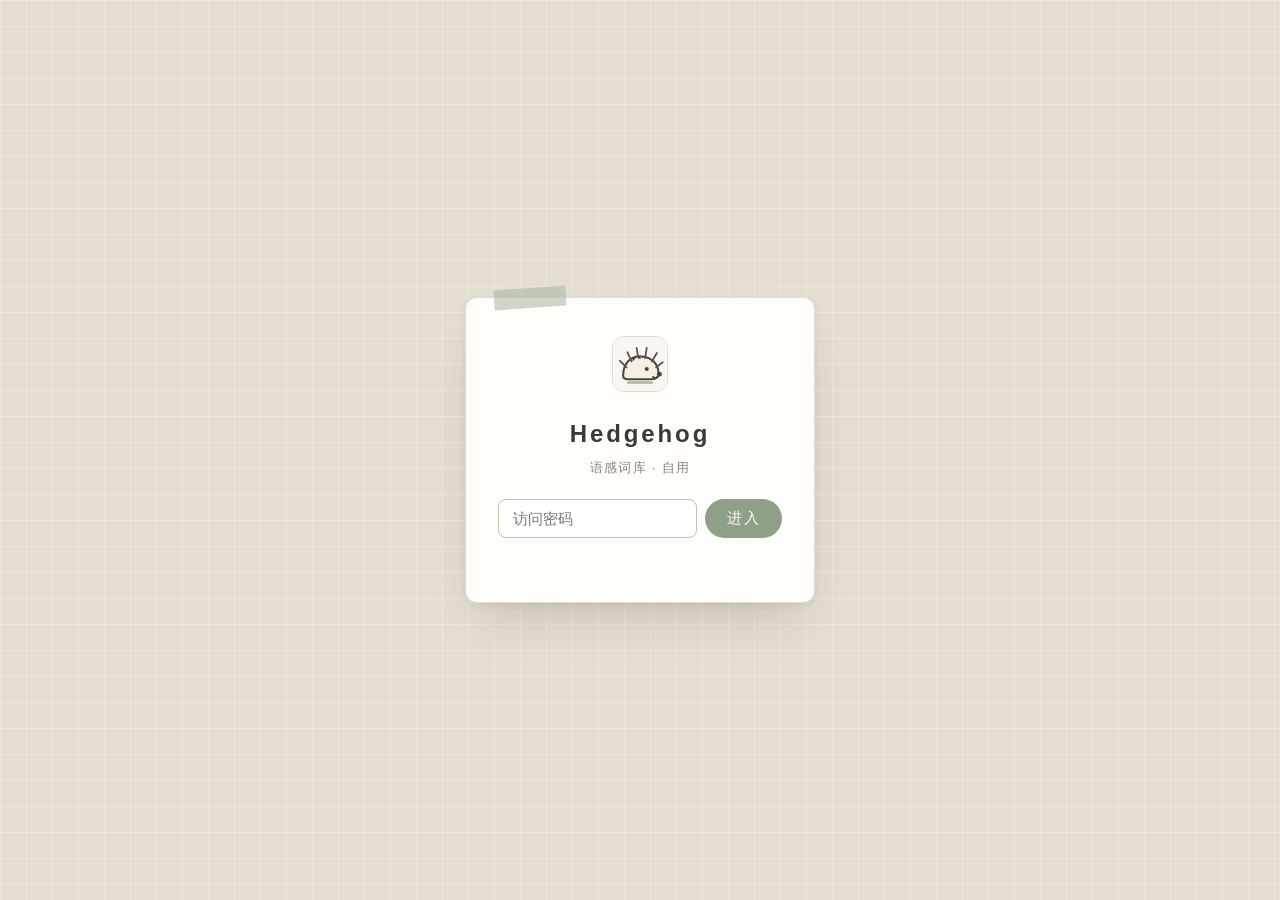
<file: index.html>
<!doctype html>
<html lang="zh-CN">
  <head>
    <meta charset="UTF-8" />
    <meta name="viewport" content="width=device-width, initial-scale=1.0" />
    <meta name="robots" content="noindex, nofollow" />
    <meta name="color-scheme" content="light" />
    <meta name="theme-color" content="#8FA088" />
    <title>Hedgehog 语感词库</title>
    <link rel="manifest" href="site.webmanifest" />
    <link rel="icon" href="favicon.ico" sizes="256x256" />
    <link rel="icon" href="icons/icon-192.png" sizes="192x192" type="image/png" />
    <link rel="icon" href="icons/hedgehog.svg" type="image/svg+xml" />
    <link rel="apple-touch-icon" href="icons/apple-touch-icon.png" />
    <link rel="stylesheet" href="styles.css?v=45" />
  </head>
  <!-- body.booting：启动比对缓存期间密码门不可见（防刷新时一闪而过，见 styles.css） -->
  <body class="booting">
    <!-- 密码门 -->
    <div class="gate" id="gate">
      <div class="gate-card">
        <img class="gate-logo" src="icons/hedgehog.svg" alt="" />
        <h1>Hedgehog</h1>
        <p class="gate-sub">语感词库 · 自用</p>
        <form id="gateForm" autocomplete="off">
          <input
            id="gatePassword"
            type="password"
            placeholder="访问密码"
            autocomplete="current-password"
            required
          />
          <button type="submit" id="gateBtn">进入</button>
        </form>
        <p class="gate-hint" id="gateHint"></p>
      </div>
    </div>

    <!-- 本子 -->
    <div class="app" id="app" hidden>
      <div class="notebook">
        <div class="page paper-grid" id="page">
          <div class="holes" aria-hidden="true"></div>
          <header class="page-head">
            <a class="brand" href="#/home">
              <img src="icons/hedgehog.svg" alt="" />
              <span><strong>Hedgehog</strong><small>语感词库</small></span>
            </a>
            <div class="page-date" id="pageDate"></div>
            <button class="paper-btn" id="paperBtn" type="button" title="切换纸纹">换纸</button>
          </header>
          <main id="view" class="view"></main>
          <footer class="page-foot"><span class="page-num" id="pageNum">— 1 —</span></footer>
        </div>
      </div>
    </div>

    <!-- 悬浮手写板（基础表抄写 / 练习默写共用）：挂 body，不随页面切换销毁 -->
    <div class="fpad" id="fpad" hidden>
      <div class="fpad-bar" id="fpadBar">
        <span class="fpad-title"><svg viewBox="0 0 24 24" width="14" height="14" fill="none" stroke="currentColor" stroke-width="1.7" stroke-linecap="round" stroke-linejoin="round" aria-hidden="true"><path d="M4 20h4L19 9a2.12 2.12 0 0 0-3-3L5 17v3z"/><path d="M14.5 6.5l3 3"/></svg> 手写板</span>
        <span class="fpad-btns">
          <button type="button" id="fpadClear">清一下</button>
          <button type="button" id="fpadClose">收起</button>
        </span>
      </div>
      <div class="fpad-body">
        <canvas id="fpadCanvas" width="720" height="540"></canvas>
        <div class="pad-resize pad-resize-x left" data-box="fpad" data-axis="x" data-side="left" title="左右拖动调节宽度（拖左缘）"></div>
        <div class="pad-resize pad-resize-x right" data-box="fpad" data-axis="x" data-side="right" title="左右拖动调节宽度（拖右缘）"></div>
      </div>
      <div class="pad-resize" data-box="fpad" title="上下拖动调节手写板高度"></div>
    </div>

    <script src="app.js?v=45"></script>
  </body>
</html>
</file>
<file: styles.css>
/* Hedgehog 语感词库 — 韩系 감성 本子风
 * 低饱和（灰绿/雾粉/陶土/燕麦）· 细线 · 大留白 · 页面=一本活页本
 * 系统字体，无外部资源（国内可访问）
 */
:root {
  --paper: #faf7f2;
  --desk: #e5dfd2;
  --card: #fffefb;
  --ink: #3c3a36;
  --ink2: #5c564b;
  --mut: #8a8377;
  --line: #e5ded0;
  --line-d: #c9bfae;
  --sage: #8fa088;
  --sage-d: #7a8c73;
  --rose: #c9afaa;
  --taupe: #c4a484;
  --sand: #d9cfbc;
  --stone: #a89984;
  --shadow: 0 1px 2px rgba(60, 58, 54, 0.05), 0 10px 24px -8px rgba(60, 58, 54, 0.1);
}

* { box-sizing: border-box; }
[hidden] { display: none !important; }
/* 启动中（body.booting）：密码门不可见，防刷新一闪而过；无缓存/缓存过期时 JS 会移除 booting 揭示密码门 */
body.booting .gate { visibility: hidden; }
html { -webkit-text-size-adjust: 100%; }

body {
  margin: 0;
  color: var(--ink);
  background: var(--paper);
  font-family: -apple-system, BlinkMacSystemFont, "Segoe UI", "PingFang SC",
    "Hiragino Sans GB", "Microsoft YaHei", sans-serif;
  font-weight: 400;
  line-height: 1.7;
}

img { max-width: 100%; }

/* ---------- 密码门 ---------- */
.gate {
  position: fixed;
  inset: 0;
  display: flex;
  align-items: center;
  justify-content: center;
  background: var(--desk);
  background-image: linear-gradient(rgba(255, 255, 255, 0.25) 1px, transparent 1px),
    linear-gradient(90deg, rgba(255, 255, 255, 0.25) 1px, transparent 1px);
  background-size: 26px 26px;
  padding: 24px;
  z-index: 50;
}
.gate-card {
  position: relative;
  background: var(--card);
  border: 1px solid var(--line);
  border-radius: 12px;
  padding: 38px 32px 32px;
  width: 100%;
  max-width: 350px;
  text-align: center;
  box-shadow: 0 2px 6px rgba(60, 58, 54, 0.08), 0 24px 48px -16px rgba(60, 58, 54, 0.22);
}
.gate-card::before {
  content: "";
  position: absolute;
  top: -10px;
  left: 28px;
  width: 72px;
  height: 20px;
  background: rgba(168, 181, 162, 0.55);
  transform: rotate(-4deg);
  border-radius: 1px;
}
.gate-logo { width: 56px; height: 56px; border-radius: 12px; border: 1px solid var(--line); }
.gate-card h1 {
  margin: 14px 0 2px;
  font-size: 24px;
  font-weight: 600;
  letter-spacing: 0.12em;
  color: var(--ink);
}
.gate-sub { margin: 0 0 20px; color: var(--mut); font-size: 13px; letter-spacing: 0.1em; }
.gate form { display: flex; gap: 8px; }
.gate input {
  flex: 1;
  min-width: 0;
  padding: 10px 14px;
  border: 1px solid var(--line-d);
  border-radius: 8px;
  font-size: 15px;
  background: #fff;
  color: var(--ink);
}
.gate input:focus { outline: 2px solid rgba(143, 160, 136, 0.45); }
.gate button {
  padding: 10px 22px;
  border: 0;
  border-radius: 999px;
  background: var(--sage);
  color: #fdfcf8;
  font-size: 15px;
  letter-spacing: 0.1em;
  cursor: pointer;
  transition: background 0.15s;
}
.gate button:hover { background: var(--sage-d); }
.gate button:disabled { opacity: 0.6; }
.gate-hint { min-height: 1.4em; margin: 14px 0 0; font-size: 13px; color: #a05a52; }

/* ---------- 本子骨架 ---------- */
.notebook {
  position: relative;
  display: flex;
  width: 100%;
  min-height: 100vh;
  min-height: 100dvh; /* 安卓 Chrome 地址栏收放时用动态视口，避免底部被遮 */
  margin: 0;
  background: var(--card);
}

.page {
  position: relative;
  flex: 1;
  min-width: 0;
  padding: 20px 80px 56px 80px;
  background-color: var(--paper);
  border-radius: 0;
}

/* 活页孔 */
.holes {
  position: absolute;
  left: 20px;
  top: 48px;
  bottom: 48px;
  width: 16px;
  background-image: radial-gradient(circle at 8px 14px, #e6dfd0 0 4.5px, transparent 5px);
  background-size: 16px 46px;
  pointer-events: none;
}

/* 页边线 */
.page::before {
  content: "";
  position: absolute;
  left: 56px;
  top: 18px;
  bottom: 18px;
  width: 1px;
  background: rgba(196, 164, 132, 0.45);
  pointer-events: none;
}

/* 纸纹三档 */
.page.paper-grid {
  background-image: linear-gradient(rgba(180, 168, 140, 0.14) 1px, transparent 1px),
    linear-gradient(90deg, rgba(180, 168, 140, 0.14) 1px, transparent 1px);
  background-size: 24px 24px;
}
.page.paper-lined {
  background-image: repeating-linear-gradient(
    to bottom,
    transparent 0 31px,
    rgba(180, 168, 140, 0.2) 31px 32px
  );
}
.page.paper-blank { background-image: none; }

/* 页眉 */
.page-head {
  display: flex;
  align-items: center;
  gap: 14px;
  padding-bottom: 14px;
  border-bottom: 1px solid var(--line);
}
.brand { display: flex; align-items: center; gap: 10px; text-decoration: none; color: var(--ink); }
.brand img { width: 34px; height: 34px; border-radius: 10px; border: 1px solid var(--line); }
.brand span { display: flex; flex-direction: column; line-height: 1.2; }
.brand strong { font-size: 15px; font-weight: 600; letter-spacing: 0.08em; }
.brand small { font-size: 10.5px; color: var(--mut); letter-spacing: 0.16em; }
.page-date {
  margin-left: auto;
  font-family: Georgia, "Times New Roman", serif;
  font-size: 13px;
  letter-spacing: 0.16em;
  color: var(--mut);
}
.paper-btn {
  font-size: 11px;
  color: var(--mut);
  background: none;
  border: 1px solid var(--line-d);
  border-radius: 999px;
  padding: 4px 13px;
  cursor: pointer;
  letter-spacing: 0.14em;
}
.paper-btn:hover { border-color: var(--sage); color: var(--sage-d); }

/* （索引标签导航已按用户要求移除——导航统一用首页四入口） */

/* 页脚页码 */
.page-foot { text-align: right; margin-top: 30px; }
.page-num {
  font-family: Georgia, "Times New Roman", serif;
  font-size: 12px;
  letter-spacing: 0.2em;
  color: var(--stone);
}

/* ---------- 内容区 ---------- */
.view { max-width: 1040px; margin: 0 auto; padding: 20px 4px 30px; }
.view h2 {
  margin: 4px 0 16px;
  font-size: 19px;
  font-weight: 600;
  letter-spacing: 0.2em;
  color: var(--ink);
}
.view h2.group-h {
  margin-top: 36px;
  padding-top: 18px;
  border-top: 1px dashed var(--line-d);
}
.view .sub { margin: -8px 0 18px; color: var(--mut); font-size: 13.5px; }
/* 设置行：每轮站数 + 自动下一题（合并一行，窄屏自动换行） */
.size-row { display: flex; align-items: center; flex-wrap: wrap; gap: 4px 16px; margin: -6px 0 14px; font-size: 13.5px; color: var(--mut); }
.size-row input { width: 64px; padding: 5px 8px; border: 1px solid var(--line, #ccc); border-radius: 8px; font-size: 15px; text-align: center; }
.size-row small { opacity: .75; }
.opt-auto { display: inline-flex; align-items: center; gap: 4px; flex-wrap: wrap; }


.card {
  position: relative;
  background: var(--card);
  border: 1px solid var(--line);
  border-radius: 10px;
  padding: 16px 18px;
  box-shadow: var(--shadow);
}

/* 素色胶带（斜贴角上） */
.hero::before,
.study-card::before,
.table-head::before {
  content: "";
  position: absolute;
  top: -10px;
  left: 26px;
  width: 70px;
  height: 20px;
  background: rgba(168, 181, 162, 0.5);
  transform: rotate(-4deg);
  border-radius: 1px;
  box-shadow: 0 1px 2px rgba(60, 58, 54, 0.06);
}
.study-done::before {
  content: "";
  position: absolute;
  top: -10px;
  right: 24px;
  left: auto;
  width: 70px;
  height: 20px;
  background: rgba(201, 175, 170, 0.5);
  transform: rotate(3deg);
  border-radius: 1px;
}

/* 语言分色 */
.lang-en { --lang: var(--sage); }
.lang-ko { --lang: var(--rose); }
.lang-ja { --lang: var(--taupe); }

.btn {
  display: inline-block;
  padding: 9px 24px;
  border: 1px solid var(--sage-d);
  border-radius: 999px;
  background: var(--sage);
  color: #fdfcf8;
  font-size: 14.5px;
  letter-spacing: 0.1em;
  text-decoration: none;
  cursor: pointer;
  transition: background 0.15s, transform 0.1s;
}
.btn:hover { background: var(--sage-d); }
.btn:active { transform: translateY(1px); }
.btn:disabled { opacity: 0.55; cursor: default; }
.btn.ghost { background: transparent; color: var(--sage-d); border-color: var(--line-d); }
.btn.ghost:hover { border-color: var(--sage); background: rgba(143, 160, 136, 0.08); }

/* ---------- 首页 ---------- */
.hero {
  position: relative;
  text-align: center;
  padding: 30px 18px 16px;
}
.hero h2 { font-size: 22px; margin: 6px 0 4px; }
.hero-sticker {
  width: 190px;
  margin: 0 auto 12px;
  background: #fff;
  padding: 12px 12px 28px;
  border: 1px solid var(--line);
  box-shadow: var(--shadow);
  transform: rotate(-1.6deg);
}
.search-row { display: flex; gap: 8px; margin: 18px auto 0; max-width: 500px; }
.search-row input {
  flex: 1;
  min-width: 0;
  padding: 11px 15px;
  border: 1px solid var(--line-d);
  border-radius: 8px;
  font-size: 15px;
  background: #fff;
  color: var(--ink);
}
.search-row input:focus { outline: 2px solid rgba(143, 160, 136, 0.45); }
.stats {
  display: flex;
  justify-content: center;
  flex-wrap: wrap;
  gap: 26px;
  margin-top: 18px;
  color: var(--mut);
  font-size: 12px;
  letter-spacing: 0.08em;
}
.stats b {
  color: var(--ink);
  font-family: Georgia, serif;
  font-size: 19px;
  font-weight: 400;
  display: block;
  text-align: center;
}

/* 结果 / 词列表 */
.wordlist {
  display: grid;
  grid-template-columns: repeat(auto-fill, minmax(140px, 1fr));
  gap: 12px;
  margin-top: 14px;
}
.word-chip {
  display: block;
  padding: 12px 14px;
  background: var(--card);
  border: 1px solid var(--line);
  border-radius: 8px;
  text-decoration: none;
  color: var(--ink);
  transition: border-color 0.15s;
}
.word-chip:hover { border-color: var(--sage); }
.word-chip b { display: block; font-size: 15.5px; font-weight: 500; color: var(--ink); }
.word-chip small { color: var(--mut); font-size: 12.5px; }

.results { display: flex; flex-direction: column; gap: 9px; margin-top: 16px; }
.results:empty { display: none; } /* 无结果不占 margin，搜索结果紧贴输入框 */
.result {
  display: flex;
  align-items: baseline;
  gap: 10px;
  padding: 11px 14px;
  background: var(--card);
  border: 1px solid var(--line);
  border-radius: 8px;
  text-decoration: none;
  color: var(--ink);
  transition: border-color 0.15s;
}
.result:hover { border-color: var(--sage); }
.result b { color: var(--ink); font-size: 15.5px; font-weight: 500; }
.result i { color: var(--mut); font-style: normal; font-size: 12.5px; }
.result span {
  font-size: 13.5px;
  color: var(--mut);
  overflow: hidden;
  text-overflow: ellipsis;
  white-space: nowrap;
}

/* 语言标签（描边式） */
.lang-tag {
  display: inline-block;
  font-style: normal;
  font-size: 10.5px;
  letter-spacing: 0.14em;
  padding: 2px 10px;
  border-radius: 999px;
  border: 1px solid var(--lang, var(--sage));
  color: var(--ink2);
  background: transparent;
  margin-left: auto;
  flex-shrink: 0;
}
.table-head .lang-tag { margin-left: 10px; vertical-align: 6px; }

/* ---------- 词详情 ---------- */
.word-head { display: flex; align-items: center; gap: 12px; flex-wrap: wrap; }
.word-head h2 { font-size: 27px; margin: 0; letter-spacing: 0.03em; font-weight: 600; }
.ipa { color: var(--mut); font-size: 15px; font-family: Georgia, serif; }
.pos {
  font-size: 12px;
  color: var(--sage-d);
  background: #eef1ea;
  border-radius: 6px;
  padding: 2px 9px;
  letter-spacing: 0.06em;
}
.icon-btn {
  border: 1px solid var(--line-d);
  background: var(--card);
  border-radius: 50%;
  width: 36px;
  height: 36px;
  color: var(--ink2);
  cursor: pointer;
  display: inline-flex;
  align-items: center;
  justify-content: center;
  transition: border-color 0.15s;
}
.icon-btn:hover { border-color: var(--sage); }
.icon-btn svg { display: block; }
.icon-btn.star.on { color: var(--sage-d); border-color: var(--sage); }
.icon-btn.star.on svg { fill: currentColor; }
.zh-line { color: var(--mut); margin: 6px 0 0; font-size: 14.5px; }

.entry-section { margin-top: 16px; }
.entry-label {
  display: block;
  font-family: Georgia, "Times New Roman", serif;
  font-size: 11px;
  font-weight: 400;
  text-transform: uppercase;
  letter-spacing: 0.22em;
  color: var(--stone);
  margin-bottom: 7px;
}
.entry-label::after {
  content: "";
  display: inline-block;
  width: 30px;
  height: 1px;
  background: var(--line-d);
  margin-left: 10px;
  vertical-align: 3px;
}
.entry-section p { margin: 0; }
.trap {
  color: var(--ink2);
  background: #f7f4ec;
  border: 1px solid var(--line);
  border-left: 3px solid var(--taupe);
  border-radius: 6px;
  padding: 10px 13px;
}
.collo { display: flex; flex-wrap: wrap; gap: 8px; }
.collo span {
  background: transparent;
  border: 1px solid var(--line-d);
  border-radius: 999px;
  padding: 3px 13px;
  font-size: 13.5px;
  color: var(--ink2);
}
.ex-list { display: flex; flex-direction: column; gap: 10px; }
.ex {
  background: #fdfbf4;
  border: 1px solid var(--line);
  border-radius: 6px;
  padding: 10px 13px;
}
.ex .en { font-size: 15px; }
.ex .zh { color: var(--mut); font-size: 13.5px; }

.back-link { display: inline-block; margin-bottom: 12px; color: var(--stone); font-size: 13.5px; text-decoration: none; letter-spacing: 0.06em; }
.back-link:hover { color: var(--sage-d); }

/* ---------- 词库页 ---------- */
.cat-card {
  display: flex;
  align-items: center;
  justify-content: space-between;
  gap: 12px;
  margin-top: 12px;
  text-decoration: none;
  color: var(--ink);
  border-left: 4px solid var(--lang, var(--sage));
  transition: border-color 0.15s;
}
.cat-card:hover { border-color: var(--sage-d); }
.cat-card b { font-size: 16px; font-weight: 500; color: var(--ink); }
.cat-card small { display: block; color: var(--mut); font-size: 12.5px; letter-spacing: 0.04em; }

/* ---------- 基础表 ---------- */
.table-head { position: relative; padding: 20px 8px 4px; }
.table-head h2 { display: inline; margin-right: 4px; }
.table-actions { display: flex; gap: 10px; margin-top: 8px; flex-wrap: wrap; align-items: center; }
.table-actions.above-card { margin-top: 0; margin-bottom: 10px; }
.table-section { margin-top: 28px; }
.table-section h3 {
  font-size: 15.5px;
  font-weight: 600;
  letter-spacing: 0.14em;
  color: var(--ink);
  margin: 0 0 8px;
}
.table-section h3::before {
  content: "";
  display: inline-block;
  width: 18px;
  height: 1px;
  background: var(--sage);
  margin-right: 10px;
  vertical-align: 5px;
}
.table-note {
  font-size: 13px;
  color: var(--mut);
  background: rgba(255, 254, 251, 0.75);
  border: 1px solid var(--line);
  border-radius: 8px;
  padding: 9px 13px;
  margin: 8px 0 12px;
  line-height: 1.75;
}
.table-wrap {
  overflow-x: auto;
  border: 1px solid var(--line);
  border-radius: 10px;
  background: var(--card);
  box-shadow: var(--shadow);
  -webkit-overflow-scrolling: touch;
}
.data-table,
.matrix-table {
  width: 100%;
  border-collapse: collapse;
  font-size: 14px;
  min-width: 520px;
}
.data-table th,
.data-table td,
.matrix-table th,
.matrix-table td {
  padding: 10px 13px;
  border-bottom: 1px solid var(--line);
  text-align: left;
  vertical-align: top;
}
.data-table thead th,
.matrix-table thead th {
  background: #eef0ea;
  color: var(--ink2);
  font-size: 12px;
  font-weight: 600;
  letter-spacing: 0.1em;
  border-bottom: 1px solid var(--line-d);
  white-space: nowrap;
}
.data-table tbody th,
.matrix-table tbody th {
  white-space: nowrap;
  background: #f6f3ea;
  font-weight: 600;
  color: var(--ink);
  font-size: 13.5px;
}
.data-table tbody tr:hover td,
.matrix-table tbody tr:hover td { background: #f9f6ee; }
.data-table tbody tr:last-child th,
.data-table tbody tr:last-child td,
.matrix-table tbody tr:last-child th,
.matrix-table tbody tr:last-child td { border-bottom: 0; }

/* 桌面端定宽布局：列宽均分（与移动端一致），否则内容长的列会被撑宽——
   五十音「を」格带注释「（只作助词，读 o）」在 auto 布局下把最后一列（お段）撑得特别宽 */
.matrix-table { text-align: center; min-width: 620px; table-layout: fixed; }
.matrix-table thead th.corner { width: 88px; } /* 行名列（か行/わ行）固定宽，其余列均分 */
.matrix-table thead th.corner,
.matrix-table tbody th { text-align: center; }
.matrix-table td { text-align: center; }
.matrix-table td b { display: block; font-size: 21px; font-weight: 500; line-height: 1.25; color: var(--ink); }
.matrix-table td i { display: block; font-style: normal; font-size: 14px; color: var(--mut); }
.matrix-table td small { display: block; font-size: 10.5px; color: var(--stone); letter-spacing: 0.05em; }
.matrix-table td.blank { color: var(--line-d); font-size: 17px; }

/* 顺序播放：正在读的格子高亮（环 + 呼吸），配合 scrollIntoView 自动跟随；暂停保留=停在哪 */
.table-section .play-hl {
  background: #edf2ea;
  box-shadow: inset 0 0 0 2px var(--sage, #8fa088);
  border-radius: 6px;
  animation: play-hl-breathe 1.1s ease-in-out infinite;
}
@keyframes play-hl-breathe {
  50% { box-shadow: inset 0 0 0 2px var(--sage, #8fa088), 0 0 0 4px rgba(143, 160, 136, 0.32); }
}
@media (prefers-reduced-motion: reduce) {
  .table-section .play-hl { animation: none; }
}

/* 词根词缀行 */
.morph-list { display: flex; flex-direction: column; gap: 10px; }
.morph-top { display: flex; align-items: center; gap: 12px; flex-wrap: wrap; }
.morph-form {
  font-size: 15px;
  color: var(--ink);
  background: #f2eee3;
  border: 1px solid var(--line-d);
  border-radius: 8px;
  padding: 3px 13px;
  font-weight: 600;
}
.morph-mean { font-size: 15px; font-weight: 500; }
.morph-ex { display: flex; flex-wrap: wrap; gap: 6px 18px; margin-top: 8px; }
.morph-ex span { font-size: 13.5px; color: var(--mut); }
.morph-ex span::before { content: "·"; color: var(--sage); margin-right: 6px; font-weight: 700; }

/* 规则卡 */
.rule-grid {
  display: grid;
  grid-template-columns: repeat(auto-fill, minmax(250px, 1fr));
  gap: 12px;
}
.rule-card h4 { margin: 0 0 6px; font-size: 14.5px; font-weight: 600; color: var(--ink); letter-spacing: 0.04em; }
.rule-card p { margin: 0; font-size: 13.5px; color: var(--ink2); }
.rule-ex {
  margin-top: 9px;
  font-size: 13px;
  background: #f7f4ec;
  border: 1px solid var(--line);
  border-radius: 6px;
  padding: 7px 11px;
  color: var(--ink2);
}

/* ---------- 背词 ---------- */
.study-meta { display: flex; justify-content: space-between; font-size: 13px; color: var(--mut); margin-bottom: 8px; letter-spacing: 0.04em; }
.progress {
  height: 8px;
  background: #efeae0;
  border: 1px solid var(--line-d);
  border-radius: 999px;
  overflow: hidden;
  margin-bottom: 18px;
}
.progress i {
  display: block;
  height: 100%;
  background: var(--sage);
  border-radius: 999px;
  transition: width 0.25s;
}
.study-card { position: relative; text-align: center; padding: 32px 20px 26px; }
.study-card .sw { font-size: 33px; font-weight: 600; color: var(--ink); letter-spacing: 0.02em; }
.study-card .sipa { color: var(--mut); margin-top: 4px; font-family: Georgia, serif; }
.study-back { text-align: left; border-top: 1px dashed var(--line-d); margin-top: 18px; padding-top: 16px; }
.study-actions { display: flex; gap: 12px; margin-top: 18px; align-items: center; justify-content: center; }
.study-actions .btn { flex: 1; text-align: center; }
.study-done { text-align: center; padding: 32px 20px; position: relative; }
.study-done .sticker {
  width: 170px;
  margin: 0 auto 8px;
  background: #fff;
  padding: 10px 10px 24px;
  border: 1px solid var(--line);
  box-shadow: var(--shadow);
  transform: rotate(1.4deg);
}
.stamp {
  display: inline-block;
  margin: 2px 0 12px;
  padding: 6px 18px;
  border: 1.5px double var(--stone);
  color: var(--stone);
  background: transparent;
  border-radius: 8px;
  font-size: 17px;
  font-weight: 500;
  letter-spacing: 0.5em;
  text-indent: 0.5em;
  transform: rotate(-6deg);
  opacity: 0.8;
}
button.word-chip { cursor: pointer; font: inherit; text-align: center; color: var(--ink); }

/* ---------- 收藏 / 空态 / 通用 ---------- */
.sticker { display: block; width: 140px; margin: 0 auto 4px; }
.sticker-sm { width: 100px; }

.empty {
  text-align: center;
  color: var(--mut);
  padding: 38px 16px;
  background: rgba(255, 254, 251, 0.6);
  border: 1px dashed var(--line-d);
  border-radius: 10px;
}
.empty .sticker { margin: 0 auto 8px; }

.footnote { margin-top: 34px; text-align: center; color: var(--stone); font-size: 11.5px; letter-spacing: 0.12em; }

.word-foot {
  margin-top: 16px;
  display: flex;
  justify-content: space-between;
  gap: 10px;
  flex-wrap: wrap;
}

/* 诊断提示气泡 */
.toast {
  position: fixed;
  left: 50%;
  bottom: 34px;
  transform: translateX(-50%) translateY(16px);
  background: rgba(47, 43, 36, 0.92);
  color: #fdfcf8;
  font-size: 13px;
  letter-spacing: 0.04em;
  padding: 10px 18px;
  border-radius: 999px;
  max-width: 86vw;
  text-align: center;
  opacity: 0;
  pointer-events: none;
  transition: opacity 0.2s, transform 0.2s;
  z-index: 99;
}
.toast.show { opacity: 1; transform: translateX(-50%) translateY(0); }

/* 麦克风帮助浮层（快捷方式/安装版打不开麦克风时的一键出路） */
.mic-help {
  position: fixed;
  inset: 0;
  background: rgba(47, 43, 36, 0.5);
  z-index: 120;
  display: flex;
  align-items: flex-end;
  justify-content: center;
  padding: 16px;
}
.mic-help-card {
  background: var(--card, #fdfcf8);
  border: 1px solid var(--line, #ddd);
  border-radius: 14px;
  padding: 18px 16px;
  max-width: 420px;
  width: 100%;
  box-shadow: 0 8px 30px rgba(0, 0, 0, 0.25);
}
.mic-help-card h3 { margin: 0 0 8px; font-size: 16px; }
.mic-help-card p { margin: 6px 0; font-size: 13px; color: var(--mut, #888); line-height: 1.6; }
.mic-help-card .mic-env { font-size: 11.5px; opacity: 0.85; }
.mic-help-card button {
  display: block;
  width: 100%;
  margin-top: 10px;
  padding: 11px 12px;
  border: 1px solid var(--line-d, #ccc);
  border-radius: 10px;
  background: var(--card, #fff);
  font: inherit;
  font-size: 14px;
  cursor: pointer;
  color: var(--ink, #333);
}
.mic-help-card button.primary { background: var(--sage, #8fa088); border-color: var(--sage-d, #6b7f66); color: #fdfcf8; }

/* 悬浮手写板（基础表抄写 / 练习默写共用）：标题栏拖动，位置记住 */
.fpad {
  position: fixed;
  right: 16px;
  bottom: 84px;
  width: min(92vw, 400px);
  height: min(46vh, 320px);
  display: flex;
  flex-direction: column;
  background: var(--card, #fdfcf8);
  border: 1px solid var(--line-d, #ccc);
  border-radius: 12px;
  box-shadow: 0 10px 34px rgba(0, 0, 0, 0.28);
  z-index: 110;
  overflow: hidden;
}
.fpad-bar {
  display: flex;
  align-items: center;
  justify-content: space-between;
  gap: 8px;
  padding: 7px 10px;
  background: var(--sage, #8fa088);
  color: #fdfcf8;
  font-size: 13px;
  letter-spacing: 0.06em;
  cursor: grab;
  touch-action: none; /* 拖动时不让页面跟着滚 */
  user-select: none;
  -webkit-user-select: none;
}
.fpad-bar:active { cursor: grabbing; }
.fpad-btns { display: flex; gap: 6px; }
.fpad-btns button {
  border: 1px solid rgba(253, 252, 248, 0.55);
  background: transparent;
  color: #fdfcf8;
  border-radius: 7px;
  padding: 3px 10px;
  font-size: 12px;
  cursor: pointer;
}
.fpad-btns button:active { background: rgba(253, 252, 248, 0.18); }
.fpad-body { flex: 1; min-height: 0; position: relative; }
.fpad-body canvas {
  position: absolute;
  inset: 0;
  width: 100%;
  height: 100%;
  display: block;
  touch-action: none; /* 画的时候不让页面滚 */
}
.fpad.dragging { opacity: 0.96; }

/* 画板高度调节把手（内嵌 twBox / 悬浮 fpad 通用）：拖动改高度，位置记住 */
.pad-resize {
  height: 14px;
  flex: 0 0 14px;
  display: flex;
  align-items: center;
  justify-content: center;
  cursor: ns-resize;
  touch-action: none;
  user-select: none;
  -webkit-user-select: none;
  background: var(--line, #e5e0d6);
}
.pad-resize::before {
  content: '';
  width: 42px;
  height: 4px;
  border-top: 2px solid var(--mut, #999);
  border-bottom: 2px solid var(--mut, #999);
  border-radius: 2px;
  opacity: 0.7;
}
/* 悬浮板宽度调节把手（画布左右两缘）：水平拖动改宽度，位置与宽度都记住 */
.pad-resize-x {
  position: absolute;
  top: 0;
  bottom: 0;
  width: 14px;
  height: auto; /* 覆盖基础把手的 14px 定高（absolute + top/bottom 撑满） */
  flex: none;
  cursor: ew-resize;
}
.pad-resize-x.left { left: 0; }
.pad-resize-x.right { right: 0; }
.pad-resize-x::before {
  width: 4px;
  height: 42px;
  border-top: 0;
  border-bottom: 0;
  border-left: 2px solid var(--mut, #999);
  border-right: 2px solid var(--mut, #999);
}
/* 默写内嵌手写板（背词读写同款固定区） */
.tw-box {
  margin-top: 8px;
  overflow: hidden;
  border: 1px dashed var(--line-d, #ccc);
  border-radius: 10px;
  background: #fdfbf4;
}
.tw-box canvas {
  width: 100%;
  height: 100%;
  display: block;
  touch-action: none;
}

/* 场景厅语言筛选 */
.filter-chips { display: flex; gap: 8px; margin-top: -6px; flex-wrap: wrap; }
/* 背词页 chips 挂在 picker-h 后：picker-h 下边距小，-6px 会顶进标题文字，恢复正间距 */
.picker-h + .filter-chips { margin-top: 8px; }
.fchip {
  font-size: 13px;
  color: var(--mut);
  background: var(--card);
  border: 1px solid var(--line-d);
  border-radius: 999px;
  padding: 5px 16px;
  cursor: pointer;
  letter-spacing: 0.08em;
}
.fchip.on { background: var(--sage); border-color: var(--sage-d); color: #fdfcf8; }

.scroll-hint { display: none; }

/* 表格点读 */
.sayable { cursor: pointer; }
.sayable:hover { background: #f4f1e6; }
.sayable.ping { animation: sayping 0.4s ease; }
@keyframes sayping {
  0% { background: #e4eadf; }
  100% { background: transparent; }
}

/* 数据导出/导入 */
.data-row { display: flex; gap: 10px; justify-content: center; margin-top: 30px; }
.mini-btn {
  font-size: 12px;
  color: var(--mut);
  background: none;
  border: 1px dashed var(--line-d);
  border-radius: 999px;
  padding: 4px 14px;
  cursor: pointer;
  letter-spacing: 0.08em;
}
.mini-btn:hover { border-color: var(--sage); color: var(--sage-d); }

/* 按钮/提示内嵌细线图标与文字对齐 */
.btn svg,
.seg svg,
.swipe-tip svg,
.tour-slot svg,
.fpad-title svg {
  vertical-align: -2px;
  margin-right: 4px;
}
.swipe-tip svg { margin-right: 2px; }

/* ---------- 宫殿总图 ---------- */
.halls {
  display: grid;
  grid-template-columns: repeat(auto-fit, minmax(150px, 1fr));
  gap: 10px;
  margin-top: 24px;
}
.hall-link { text-decoration: none; color: inherit; transition: border-color 0.15s; }
.hall-link:hover { border-color: var(--sage); }
.hall {
  border: 1px solid var(--line);
  background: rgba(255, 254, 251, 0.8);
  border-radius: 8px;
  padding: 10px 12px;
  text-align: center;
}
.hall .k {
  display: block;
  font-family: Georgia, "Times New Roman", serif;
  font-size: 10px;
  letter-spacing: 0.22em;
  color: var(--stone);
}
.hall b { display: block; font-size: 14.5px; font-weight: 600; letter-spacing: 0.08em; }
.hall small { color: var(--mut); font-size: 11.5px; }

/* 紧凑小卡（场景厅/基础表/语法） */
.mini-card {
  display: block;
  padding: 11px 13px;
  background: var(--card);
  border: 1px solid var(--line);
  border-left: 3px solid var(--lang, var(--line-d));
  border-radius: 8px;
  text-decoration: none;
  color: var(--ink);
  transition: border-color 0.15s;
}
.mini-card:hover { border-color: var(--sage); }
.mini-card .en {
  display: block;
  font-family: Georgia, "Times New Roman", serif;
  font-size: 10px;
  letter-spacing: 0.2em;
  color: var(--stone);
}
.mini-card b { display: block; font-size: 14.5px; font-weight: 600; letter-spacing: 0.06em; margin: 1px 0; }
.mini-card small { color: var(--mut); font-size: 12px; }
/* 背词页出发卡是 button 形态的 mini-card（词库页场景厅同款外观） */
button.mini-card { cursor: pointer; font: inherit; text-align: left; color: var(--ink); width: 100%; }

.floor { position: relative; padding: 10px 0; max-width: 680px; margin: 0 auto; }
.floor::before {
  content: "";
  position: absolute;
  left: 50%;
  top: 8px;
  bottom: 8px;
  border-left: 2px dashed var(--line-d);
  pointer-events: none;
}
.room {
  position: relative;
  display: block;
  width: 46%;
  margin: 16px 0;
  padding: 13px 40px 13px 16px;
  background: var(--card);
  border: 1px solid var(--line);
  border-radius: 10px;
  box-shadow: var(--shadow);
  text-decoration: none;
  color: var(--ink);
  transition: opacity 0.15s, border-color 0.15s;
}
.room:nth-child(odd) { margin-right: auto; }
.room:nth-child(even) { margin-left: auto; }
.room::after {
  content: "";
  position: absolute;
  top: 50%;
  width: 6%;
  border-top: 2px solid var(--line-d);
}
.room:nth-child(odd)::after { right: -6%; }
.room:nth-child(even)::after { left: -6%; }
.room .door {
  position: absolute;
  top: 50%;
  transform: translateY(-50%);
  width: 10px;
  height: 24px;
  border: 1.5px solid var(--stone);
  background: #f6f3ea;
}
.room:nth-child(odd) .door { right: -12px; border-radius: 0 3px 3px 0; }
.room:nth-child(even) .door { left: -12px; border-radius: 3px 0 0 3px; }
.room .lit-dot {
  position: absolute;
  top: 11px;
  right: 13px;
  font-size: 11px;
  letter-spacing: 0.08em;
  color: var(--line-d);
}
.room .room-en {
  font-family: Georgia, "Times New Roman", serif;
  font-size: 10.5px;
  letter-spacing: 0.24em;
  color: var(--stone);
}
.room h4 { margin: 2px 0 0; font-size: 15.5px; font-weight: 600; letter-spacing: 0.1em; }
.room .room-meta { font-size: 11.5px; color: var(--mut); }
.room.lit {
  border-color: var(--sage);
  box-shadow: 0 0 0 3px rgba(143, 160, 136, 0.14), var(--shadow);
}
.room.lit .lit-dot { color: var(--sage-d); }
.room.dim { opacity: 0.62; }
.room:hover { border-color: var(--sage); opacity: 1; }
.legend {
  display: flex;
  gap: 20px;
  justify-content: center;
  flex-wrap: wrap;
  font-size: 12px;
  color: var(--mut);
  margin-top: 16px;
}
.legend .lg-lit { color: var(--sage-d); }
.home-stat {
  text-align: center;
  margin-top: 18px;
  font-size: 13px;
  color: var(--mut);
  letter-spacing: 0.06em;
}
.home-stat b { color: var(--sage-d); font-weight: 600; }

/* 首页进度可视化（批5 B）：掌握词数 / 连续天数 / 本周完成度 */
.home-prog {
  display: flex;
  justify-content: center;
  gap: 10px;
  margin-top: 10px;
}
.hp-cell {
  flex: 1;
  max-width: 150px;
  text-align: center;
  padding: 8px 6px;
  background: var(--card);
  border: 1px solid var(--line);
  border-radius: 10px;
}
.hp-cell b {
  display: block;
  font-family: Georgia, "Times New Roman", serif;
  font-size: 20px;
  color: var(--sage-d);
}
.hp-cell span {
  display: block;
  margin-top: 2px;
  font-size: 11px;
  color: var(--mut);
  letter-spacing: 0.04em;
}

/* 房间页（场景） */
.room-head {
  position: relative;
  display: flex;
  align-items: baseline;
  gap: 12px;
  flex-wrap: wrap;
  padding-bottom: 10px;
  border-bottom: 1px solid var(--line);
}
.room-head h2 { margin: 0; display: inline; }
.room-head .room-en {
  font-family: Georgia, "Times New Roman", serif;
  font-size: 12px;
  letter-spacing: 0.26em;
  color: var(--stone);
}
.room-head .prog { margin-left: auto; font-size: 12.5px; letter-spacing: 0.1em; color: var(--mut); }
.room-head .prog.on { color: var(--sage-d); }
.dress {
  font-size: 13px;
  color: var(--mut);
  background: #f7f4ec;
  border: 1px dashed var(--line-d);
  border-radius: 8px;
  padding: 9px 13px;
  margin: 12px 0 4px;
}
.word-chip .slot {
  display: block;
  font-family: Georgia, "Times New Roman", serif;
  font-size: 10px;
  letter-spacing: 0.18em;
  color: var(--stone);
  margin-bottom: 2px;
}
.word-chip.lit { border-color: var(--sage); }

/* 宫殿地址 */
.locus-addr {
  display: flex;
  align-items: center;
  gap: 10px;
  flex-wrap: wrap;
  margin-top: 10px;
  padding: 7px 14px;
  background: #f2eee3;
  border: 1px solid var(--line-d);
  border-radius: 999px;
  font-size: 13px;
  color: var(--ink2);
}
.locus-addr i {
  font-style: normal;
  font-family: Georgia, "Times New Roman", serif;
  font-size: 10px;
  letter-spacing: 0.2em;
  color: var(--stone);
}

/* 巡游小地图（批4 #3 瘦身：去虚线连接、方块挨排、>10站横向滚动不换行） */
.minimap {
  display: flex;
  align-items: center;
  justify-content: flex-start;
  gap: 3px;
  flex-wrap: nowrap;
  overflow-x: auto;
  -webkit-overflow-scrolling: touch;
  scrollbar-width: none;
  margin: 2px 0 8px;
  padding-bottom: 2px;
}
.minimap::-webkit-scrollbar { display: none; }
.minimap .stop {
  flex: 0 0 auto;
  width: 26px;
  height: 26px;
  border: 1.5px solid var(--line-d);
  border-radius: 6px;
  display: flex;
  align-items: center;
  justify-content: center;
  font-family: Georgia, "Times New Roman", serif;
  font-size: 12px;
  color: var(--mut);
  background: var(--card);
}
.minimap .stop.done { background: #eef1ea; border-color: var(--sage); color: var(--sage-d); }
.minimap .stop.cur { background: var(--sage); border-color: var(--sage-d); color: #fff; }
.minimap .seg { display: none; } /* 站间虚线连接去掉，方块挨着排 */
.tour-slot {
  display: block;
  font-family: Georgia, "Times New Roman", serif;
  font-size: 10.5px;
  letter-spacing: 0.24em;
  color: var(--stone);
  margin-bottom: 4px;
}
.lit-banner {
  display: block;
  text-align: center;
  font-size: 15px;
  letter-spacing: 0.14em;
  color: var(--sage-d);
  background: #eef1ea;
  border: 1px solid var(--sage);
  border-radius: 999px;
  padding: 8px 18px;
  margin: 0 auto 14px;
  width: -moz-fit-content;
  width: fit-content;
}
.picker-h {
  font-family: Georgia, "Times New Roman", serif;
  font-size: 11px;
  letter-spacing: 0.22em;
  text-transform: uppercase;
  color: var(--stone);
  margin: 22px 0 2px;
}

/* 模式切换（认卡 / 拼写） */
.seg-ctl {
  display: inline-flex;
  flex-wrap: wrap;
  border: 1px solid var(--line-d);
  border-radius: 16px;
  overflow: hidden;
  margin: 4px 0 14px;
  background: var(--card);
}
.seg {
  border: 0;
  background: transparent;
  padding: 7px 16px;
  font-size: 13.5px;
  letter-spacing: 0.12em;
  color: var(--mut);
  cursor: pointer;
}
.seg.on { background: var(--sage); color: #fdfcf8; }
.seg.tiny { padding: 4px 11px; font-size: 12px; letter-spacing: 0.04em; }

/* 判分手势：上滑=认识（绿）、下滑=模糊（灰），跟手+回弹 */
.study-card.swipe-anim { transition: transform 0.2s ease; }
.study-card.swiping { transition: none; }
.study-card.swipe-up { box-shadow: 0 -3px 0 var(--sage-d); }
.study-card.swipe-down { box-shadow: 0 3px 0 var(--mut); }

/* 巡游顶部滑动方向提示 */
.swipe-tip {
  text-align: center;
  font-size: 11px;
  color: var(--stone);
  letter-spacing: 0.04em;
  margin: 2px 0 4px;
}
/* 小地图方块可点回看 */
.minimap .stop[data-act] { cursor: pointer; }
.minimap .stop[data-act]:active { transform: scale(0.92); }

/* 复习 / 混考入口卡 */
.entry-card {
  display: block;
  width: 100%;
  text-align: left;
  margin-top: 10px;
  padding: 13px 16px;
  background: var(--card);
  border: 1px solid var(--line);
  border-left: 4px solid var(--line-d);
  border-radius: 10px;
  cursor: pointer;
  font: inherit;
  color: var(--ink);
  transition: border-color 0.15s;
}
.entry-card:hover { border-color: var(--sage); }
.entry-card b { display: block; font-size: 15.5px; font-weight: 600; letter-spacing: 0.06em; }
.entry-card small { color: var(--mut); font-size: 12.5px; }
.entry-card.review { border-left-color: var(--sage); background: #fbfdf9; }

/* 巡游入口卡一行 4 框（紧凑）：只作用于 .entry-row 内，考场选卷的 entry-card 不受影响 */
.entry-row {
  display: grid;
  grid-template-columns: repeat(4, 1fr);
  gap: 8px;
  margin-top: 12px;
}
.entry-row .entry-card {
  margin-top: 0;
  padding: 10px 8px;
  text-align: center;
  border-left-width: 3px;
}
.entry-row .entry-card b { font-size: 13px; letter-spacing: 0.02em; }
.entry-row .entry-card small { display: block; margin-top: 2px; font-size: 11px; }

/* 复习角标 */
.due-b { color: #a56a32; font-weight: 600; white-space: nowrap; }

/* 本周打卡格 */
.weekly { margin-top: 26px; }
/* 打卡格移到巡游页顶部后，紧跟的「每轮 N 站」不再要 -6px 贴顶，否则叠进打卡格 */
.weekly + .size-row { margin-top: 12px; }
.wk-row { display: grid; grid-template-columns: repeat(7, 1fr); gap: 8px; max-width: 420px; }
.wk-cell {
  border: 1px solid var(--line);
  border-radius: 8px;
  background: var(--card);
  text-align: center;
  padding: 7px 2px 6px;
}
.wk-cell em {
  display: block;
  font-style: normal;
  font-family: Georgia, "Times New Roman", serif;
  font-size: 10.5px;
  color: var(--stone);
  letter-spacing: 0.06em;
}
.wk-cell span { display: block; font-size: 14px; color: var(--line-d); margin-top: 2px; }
.wk-cell.on { background: #eef1ea; border-color: var(--sage); }
.wk-cell.on span { color: var(--sage-d); font-weight: 600; }
.wk-cell.today { outline: 2px solid var(--taupe); outline-offset: 1px; }

/* 拼写模式 */
.spell-hint { font-size: 12.5px; color: var(--mut); letter-spacing: 0.1em; }
.spell-zh { font-size: 24px; font-weight: 600; margin: 10px 0 6px; color: var(--ink); }
.spell-tools { display: flex; align-items: center; gap: 10px; justify-content: center; margin-bottom: 14px; }
.spell-row { display: flex; gap: 8px; max-width: 400px; margin: 0 auto; }
.spell-row input {
  flex: 1;
  min-width: 0;
  padding: 11px 14px;
  border: 1px solid var(--line-d);
  border-radius: 8px;
  font-size: 16px; /* 防 iOS 聚焦缩放 + 系统手写输入友好 */
  background: #fff;
  color: var(--ink);
}
.spell-row input:focus { outline: 2px solid rgba(143, 160, 136, 0.45); }
.spell-result {
  display: inline-block;
  font-size: 14px;
  letter-spacing: 0.14em;
  border-radius: 999px;
  padding: 4px 18px;
  margin-bottom: 10px;
  border: 1px solid var(--line-d);
}
.spell-result.ok { color: var(--sage-d); border-color: var(--sage); background: #eef1ea; }
.spell-result.err { color: #a05a52; border-color: #d8b4ae; background: #f8efed; }
.spell-answer { margin-top: 10px; font-size: 14px; color: var(--ink2); }
.spell-answer b { font-size: 18px; color: var(--ink); }

/* 发音评分（Web Speech API，默认关） */
.pron-line {
  margin-top: 12px; padding: 8px 12px; border: 1px solid var(--line, #ddd);
  border-radius: 8px; background: #f8f6ef; font-size: 13px; color: var(--ink2);
  text-align: left; line-height: 1.5;
}
.pron-line.ok { border-color: var(--sage); background: #eef1ea; color: var(--sage-d); }
.pron-toggle {
  display: block; width: 100%; margin-top: 12px; padding: 7px 12px;
  border: 1px dashed var(--line-d, #cfc9bb); border-radius: 8px;
  background: transparent; color: var(--mut); font-size: 12.5px;
  cursor: pointer; text-align: center; font-family: inherit;
}
.pron-toggle.on { border-style: solid; border-color: var(--sage); background: #eef1ea; color: var(--sage-d); }
.pron-off { font-size: 12px; color: var(--mut); margin-top: 8px; }

/* 记忆钩子 */
.hook-img,
.hook-mn { font-size: 14px; color: var(--ink2); margin: 3px 0; }
.hook-img::before { content: "画面 · "; color: var(--stone); font-family: Georgia, serif; font-size: 11px; letter-spacing: 0.14em; }
.hook-mn::before { content: "助记 · "; color: var(--stone); font-family: Georgia, serif; font-size: 11px; letter-spacing: 0.14em; }

/* 造句本 */
.sent-box { display: flex; gap: 10px; align-items: flex-start; flex-wrap: wrap; }
.sent-box textarea {
  flex: 1;
  min-width: 220px;
  border: 1px dashed var(--line-d);
  border-radius: 10px;
  background: #fdfbf4;
  padding: 10px 12px;
  font: inherit;
  font-size: 15px;
  color: var(--ink);
  resize: vertical;
}
.sent-box textarea:focus { outline: 2px solid rgba(143, 160, 136, 0.4); }
.sent-hint { font-size: 12px; color: var(--sage-d); align-self: center; }

/* 语法点折叠卡 */
details.pt {
  background: var(--card);
  border: 1px solid var(--line);
  border-radius: 10px;
  margin-bottom: 10px;
  overflow: hidden;
  box-shadow: var(--shadow);
}
details.pt summary {
  list-style: none;
  cursor: pointer;
  padding: 13px 16px;
  font-size: 15.5px;
  font-weight: 600;
  display: flex;
  gap: 10px;
  align-items: center;
}
details.pt summary::-webkit-details-marker { display: none; }
details.pt summary .n {
  font-family: Georgia, "Times New Roman", serif;
  font-weight: 400;
  color: var(--stone);
  font-size: 14px;
}
details.pt summary::after {
  content: "＋";
  margin-left: auto;
  color: var(--stone);
  font-weight: 400;
}
details.pt[open] summary::after { content: "－"; }
details.pt[open] summary { border-bottom: 1px dashed var(--line); }
.pt .body { padding: 14px 16px 16px; font-size: 14px; line-height: 1.75; }
.pt .lbl {
  display: block;
  font-family: Georgia, "Times New Roman", serif;
  font-size: 10.5px;
  letter-spacing: 0.2em;
  text-transform: uppercase;
  color: var(--stone);
  margin: 12px 0 4px;
}
.pt .lbl:first-child { margin-top: 0; }
.pt .formula {
  display: inline-block;
  background: #f2eee3;
  border: 1px solid var(--line-d);
  border-radius: 6px;
  padding: 5px 12px;
  font-family: Georgia, "Times New Roman", serif;
  letter-spacing: 0.03em;
}
.pt .ex {
  background: #fdfbf4;
  border: 1px solid var(--line);
  border-radius: 6px;
  padding: 8px 12px;
  margin-top: 6px;
}
.pt .ex b { display: block; font-weight: 500; }
.pt .ex small { color: var(--mut); }
.pt .trap { margin-top: 6px; }

/* 书写模式（照写范字） */
.write-model {
  font-size: 44px;
  font-weight: 600;
  letter-spacing: 0.06em;
  color: var(--ink);
  margin: 10px 0 2px;
  line-height: 1.3;
  word-break: break-all;
}

/* 练字本 */
a.entry-card { text-decoration: none; color: var(--ink); }
.cb-card canvas,
.study-card.write canvas,
.entry-section canvas {
  width: 100%;
  height: auto;
  display: block;
  border: 1px dashed var(--line-d);
  border-radius: 10px;
  touch-action: none; /* 画板内笔迹不带滚页面 */
  background: #fdfbf4;
}
.wm-compare {
  display: grid;
  grid-template-columns: 1fr 1fr;
  gap: 14px;
  align-items: stretch;
  margin-bottom: 12px;
}
.wm-compare figure {
  margin: 0;
  border: 1px solid var(--line);
  border-radius: 10px;
  background: #fdfbf4;
  padding: 10px;
  min-height: 150px;
}
.wm-compare figcaption {
  font-family: Georgia, "Times New Roman", serif;
  font-size: 10.5px;
  letter-spacing: 0.2em;
  text-transform: uppercase;
  color: var(--stone);
  margin-bottom: 6px;
  text-align: center;
}
.wm-compare .wm-ours img { width: 100%; border-radius: 6px; display: block; }
.wm-compare .wm-model { text-align: center; display: flex; flex-direction: column; justify-content: center; }
@media (max-width: 640px) {
  .wm-compare { grid-template-columns: 1fr; }
}
.cb-tools { display: flex; gap: 10px; align-items: center; margin-top: 12px; flex-wrap: wrap; }
.cb-gallery {
  display: grid;
  grid-template-columns: repeat(auto-fill, minmax(150px, 1fr));
  gap: 14px;
  margin-top: 20px;
}
.cb-item {
  position: relative;
  margin: 0;
  border: 1px solid var(--line);
  background: #fff;
  border-radius: 8px;
  padding: 8px 8px 4px;
  box-shadow: var(--shadow);
}
.cb-item img { width: 100%; border-radius: 4px; display: block; }
.cb-item figcaption {
  font-size: 11px;
  color: var(--stone);
  text-align: center;
  font-family: Georgia, "Times New Roman", serif;
  letter-spacing: 0.08em;
  margin-top: 4px;
}
.cb-del {
  position: absolute;
  top: -8px;
  right: -8px;
  width: 24px;
  height: 24px;
  border-radius: 50%;
  border: 1px solid var(--line-d);
  background: var(--card);
  color: var(--mut);
  cursor: pointer;
  line-height: 1;
  font-size: 14px;
}
.cb-del:hover { border-color: var(--rose); color: var(--rose); }

/* 平板 / 触控优化 */
.btn,
.icon-btn,
.seg,
.word-chip,
.entry-card,
.room { touch-action: manipulation; }
@media (pointer: coarse) {
  .btn { min-height: 44px; }
  .icon-btn { width: 44px; height: 44px; }
  .seg { padding: 11px 26px; }
  .paper-btn { padding: 7px 15px; }
}

/* ---------- 首页一屏（全端通用）：压缩纵向占满视口、消灭滚动条；手机端 780px 内再覆盖更小号 ---------- */
body.home-view .page {
  display: flex;
  flex-direction: column;
  padding-bottom: 24px; /* 页码隐藏后收回 56px 底距 */
}
body.home-view .view {
  flex: 1;
  width: 100%; /* page 是 flex-column，基类的 margin:0 auto 会取消交叉轴 stretch，必须显式给宽 */
  max-width: 1040px;
  display: flex;
  flex-direction: column;
  justify-content: space-evenly; /* 各块纵向均匀分布，一屏占满不挤顶 */
  padding: 8px 4px 10px;
}
body.home-view .page-foot { display: none; } /* 首页去掉底部「— 1 —」页码 */
body.home-view .hero { padding: 8px 10px 0; }
body.home-view .hero-sticker { width: 132px; padding: 9px 9px 16px; margin-bottom: 4px; }
body.home-view .hero h2 { font-size: 18px; margin: 4px 0 2px; }
body.home-view .search-row { margin-top: 8px; max-width: 460px; }
body.home-view .search-row input { padding: 8px 12px; font-size: 14px; }
body.home-view .home-prog { margin-top: 0; gap: 8px; }
body.home-view .hp-cell { padding: 6px; }
body.home-view .hp-cell b { font-size: 17px; }
body.home-view .data-row { margin-top: 16px; gap: 10px; }
body.home-view .halls { grid-template-columns: repeat(6, 1fr); gap: 8px; margin-top: 0; } /* 6 厅一行 */
body.home-view .hall { padding: 9px 6px; }
body.home-view .home-stat { margin-top: 8px; }
body.home-view .footnote { margin-top: 0; font-size: 11px; }

/* 首页六宫格：窄于 1024 时 6 列会把格压到 90–120px（「JLPT / TOPIK / IELTS 仿真卷」折三行），降为 3 列 */
@media (min-width: 781px) and (max-width: 1023px) {
  body.home-view .halls { grid-template-columns: repeat(3, 1fr); }
}

/* ---------- 移动端（本子简化版） ---------- */
@media (max-width: 780px) {
  .notebook { margin: 0; border-radius: 0; min-height: 100vh; }
  .page { padding: 14px 14px 60px 14px; border-radius: 0; }
  .holes { display: none; }
  .page::before { display: none; }
  .page-head { flex-wrap: wrap; gap: 10px; }
  .page-date { order: 3; width: 100%; margin-left: 0; }
  .view { padding: 14px 0 24px; }
  .floor::before { display: none; }
  .room,
  .room:nth-child(odd),
  .room:nth-child(even) { width: 100%; margin-left: 0; margin-right: 0; }
  .room::after,
  .room .door { display: none; }
  .minimap .stop { width: 28px; height: 28px; font-size: 12px; }
  /* 基础表手机适配：整表直读，不横滚 */
  .scroll-hint { display: none; }
  .table-wrap { border: 0; box-shadow: none; background: transparent; }
  /* 四列文字表（한글等）→ 每行一张小卡：字母大字 + 名称/罗马同行 + 要点整行 */
  .data-table { min-width: 0; width: 100%; }
  .data-table thead { display: none; }
  .data-table tbody tr {
    display: flex;
    flex-wrap: wrap;
    align-items: baseline;
    gap: 2px 10px;
    padding: 10px 12px;
    background: var(--card);
    border: 1px solid var(--line);
    border-radius: 8px;
    margin-bottom: 8px;
  }
  .data-table tbody th {
    background: none;
    border: 0;
    padding: 0;
    font-size: 19px;
    color: var(--ink);
  }
  .data-table tbody td {
    border: 0;
    padding: 0;
    font-size: 13.5px;
    color: var(--mut);
  }
  .data-table tbody td:last-child { flex-basis: 100%; }
  /* 矩阵表（五十音等）→ 压缩到一屏放下 */
  .matrix-table {
    min-width: 0;
    width: 100%;
    table-layout: fixed;
    font-size: 12px;
  }
  .matrix-table th,
  .matrix-table td { padding: 5px 2px; }
  .matrix-table thead th { font-size: 10.5px; letter-spacing: 0; padding: 5px 2px; }
  .matrix-table thead th.corner,
  .matrix-table tbody th { width: 34px; font-size: 10.5px; padding: 5px 2px; letter-spacing: 0; }
  .matrix-table td b { font-size: 16px; }
  .matrix-table td i { font-size: 11px; }
  .matrix-table td small { font-size: 9px; }
  .hero h2 { font-size: 19px; }
  .hero-sticker { width: 150px; }
  .word-head h2 { font-size: 24px; }
  .study-card .sw { font-size: 27px; }
  .matrix-table td b { font-size: 18px; }
  .morph-form { font-size: 14px; }

  /* 首页固定一屏（body.home-view）：flex 纵向均分占满视口，内容均匀分布不挤顶 */
  body.home-view .page { overflow: hidden; display: flex; flex-direction: column; }
  body.home-view .view {
    flex: 1;
    display: flex;
    flex-direction: column;
    justify-content: space-evenly; /* 各块纵向均匀分布，消灭底部大段空白 */
    padding: 4px 0 8px;
  }
  body.home-view .page-foot { display: none; } /* 首页去掉底部「— 1 —」页码 */
  body.home-view .hero { padding: 4px 10px 0; }
  body.home-view .hero-sticker { width: 108px; padding: 7px 7px 12px; margin-bottom: 2px; }
  body.home-view .hero h2 { font-size: 16px; margin: 0; }
  body.home-view .hero .sub { display: none; } /* 一屏优先：副标让位 */
  body.home-view .search-row { margin-top: 6px; max-width: none; }
  body.home-view .search-row input { padding: 7px 12px; font-size: 14px; }
  body.home-view .home-prog { margin-top: 0; gap: 6px; }
  body.home-view .hp-cell { padding: 4px 4px; border-radius: 8px; }
  body.home-view .hp-cell b { font-size: 15px; }
  body.home-view .hp-cell span { font-size: 9.5px; }
  body.home-view .data-row { margin-top: 8px; gap: 8px; }
  body.home-view .data-row .mini-btn { padding: 3px 10px; font-size: 11px; }
  body.home-view .halls { grid-template-columns: repeat(3, 1fr); gap: 6px; margin-top: 0; }
  body.home-view .hall { padding: 7px 4px; }
  body.home-view .hall .k { font-size: 9px; letter-spacing: 0.14em; }
  body.home-view .hall b { font-size: 13px; }
  body.home-view .hall small { font-size: 10px; }
  body.home-view .home-stat { margin-top: 4px; font-size: 12px; }
  body.home-view .footnote { margin-top: 0; font-size: 11px; }
}

/* 首页一屏在矮视口（横屏、小屏 + 浏览器工具栏）放不下时：不裁切，改为可滚。
   必须排在移动端块之后——移动端把 .page 锁成 overflow:hidden + space-evenly，会盖掉这两条 */
@media (max-height: 720px) {
  body.home-view .page { overflow-y: auto; }
  body.home-view .view { justify-content: flex-start; }
}

/* 搜索出结果时同样解除一屏约束（body.has-results 由 renderResults 切换） */
body.home-view.has-results .page { overflow-y: auto; }
body.home-view.has-results .view { justify-content: flex-start; }

/* ---------- 考场（仿真卷 + 本机真题卷） ---------- */
.exam-type.on, .exam-sec.on { outline: 2px solid var(--accent, #4a7); outline-offset: -2px; }
.exam-passage {
  background: #fdfcf8; border: 1px solid var(--line, #ddd); border-radius: 10px;
  padding: 12px 14px; margin-bottom: 10px; max-height: 38vh; overflow-y: auto;
  font-size: 13.5px; line-height: 1.7; text-align: left;
}
.exam-passage > b { display: block; margin-bottom: 6px; font-size: 13px; color: var(--mut); }
.exam-passage p { margin: 0 0 8px; }
.exam-passage p:last-child { margin-bottom: 0; }
.exam-passage p em { font-style: normal; font-weight: 700; color: var(--sage-d, #5a7); }
.exam-fill {
  width: 100%; margin: 10px 0 4px; padding: 10px 12px;
  border: 1px solid var(--line, #ddd); border-radius: 8px;
  background: #fdfcf8; color: inherit; font: inherit; font-size: 15px;
  box-sizing: border-box;
}
.exam-fill:focus { outline: 2px solid var(--accent, #4a7); outline-offset: -2px; }
.exam-essay {
  width: 100%; min-height: 240px; margin: 10px 0 4px; padding: 10px 12px;
  border: 1px solid var(--line, #ddd); border-radius: 8px;
  background: #fdfcf8; color: inherit; font: inherit; font-size: 14.5px; line-height: 1.7;
  resize: vertical; box-sizing: border-box;
}
.exam-wc { text-align: right; font-size: 12.5px; color: var(--mut); margin-bottom: 8px; }
.rev-myessay {
  margin-top: 6px; padding: 8px 10px; background: #f6f5ee; border-radius: 6px;
  white-space: pre-wrap; font-size: 13px; line-height: 1.6; color: var(--mut);
}
.rev-essay { align-items: flex-start; }
.rev-script {
  margin: 6px 0 4px; padding: 8px 10px; background: #eef1ea; border-radius: 6px;
  font-size: 13px; line-height: 1.65; color: var(--mut);
}
.rev-script-t { display: block; font-weight: 600; color: inherit; margin-bottom: 4px; }
.rev-script p { margin: 0; white-space: pre-wrap; }
.exam-review { margin: 12px 0 4px; text-align: left; }
.exam-review summary { cursor: pointer; font-weight: 600; font-size: 13.5px; color: var(--mut); padding: 6px 0; }
.rev-sec { margin: 10px 0 4px; }
.rev-sec > b { font-size: 13px; color: var(--mut); }
.rev-row { display: flex; gap: 8px; align-items: baseline; font-size: 13px; padding: 7px 2px; border-top: 1px dashed var(--line, #ddd); line-height: 1.55; }
.rev-row.wrong { background: rgba(200, 80, 50, 0.06); }
.rev-stem { flex: 1; min-width: 0; }
.rev-pick { flex: none; color: var(--mut); }
.rev-ok { flex: none; color: var(--accent, #4a7); font-weight: 600; }
.exam-start { margin: 14px 0 8px; }
.exam-head { display: flex; align-items: center; gap: 10px; margin: 4px 0 10px; }
.exam-secname { font-weight: 700; font-size: 14.5px; flex: 1; min-width: 0; overflow: hidden; text-overflow: ellipsis; white-space: nowrap; }
.exam-timer { font-variant-numeric: tabular-nums; font-weight: 700; font-size: 17px; color: var(--accent, #4a7); }
.exam-prog { display: flex; justify-content: space-between; font-size: 12.5px; color: var(--mut); margin-bottom: 8px; }
.exam-qtype { font-size: 12px; color: var(--mut); letter-spacing: .04em; margin-bottom: 6px; }
.exam-stem { font-size: 16.5px; line-height: 1.65; margin-bottom: 14px; }
.exam-opts { display: flex; flex-direction: column; gap: 8px; }
.exam-opt { display: flex; gap: 10px; align-items: flex-start; text-align: left; padding: 10px 12px; border: 1.5px solid var(--line, #ddd); border-radius: 10px; background: #fff; font-size: 15px; line-height: 1.5; cursor: pointer; }
.exam-opt em { font-style: normal; font-weight: 700; color: var(--mut); flex: none; }
.exam-opt.right { border-color: #2e9e5b; background: #e9f7ef; }
.exam-opt.wrong { border-color: #d9534f; background: #fdecea; }
.exam-opt.reveal { border-color: #2e9e5b; }
.exam-nav { display: flex; gap: 10px; margin-top: 14px; }
.exam-nav .btn { flex: 1; }
.exam-sheet { display: flex; flex-wrap: wrap; gap: 14px; margin-top: 12px; }
.exam-sheet-sec b { display: block; font-size: 11.5px; color: var(--mut); margin-bottom: 4px; }
.sheet-no { width: 30px; height: 30px; border: 1px solid var(--line, #ddd); border-radius: 7px; background: #fff; font-size: 12.5px; cursor: pointer; margin: 2px; }
.sheet-no.done { background: var(--accent, #4a7); color: #fff; border-color: transparent; }
.sheet-no.wrong { background: #d9534f; color: #fff; border-color: transparent; }
.sheet-no.cur { outline: 2px solid var(--accent, #4a7); }
.exam-result { text-align: center; }
.exam-score { font-size: 44px; font-weight: 800; line-height: 1.1; }
.exam-score small { font-size: 15px; font-weight: 400; color: var(--mut); margin-left: 6px; }
.exam-score.pass { color: #2e9e5b; }
.exam-passline { font-size: 13px; color: var(--mut); margin: 6px 0 14px; }
.exam-row { display: flex; justify-content: space-between; gap: 8px; font-size: 13.5px; padding: 8px 4px; border-top: 1px dashed var(--line, #ddd); text-align: left; }
.exam-total { margin-top: 12px; font-size: 13.5px; font-weight: 600; }

/* ---------- 真题导入（本机） ---------- */
.import-row { display: flex; align-items: center; justify-content: space-between; gap: 8px; }
.import-row span b { display: block; }
.import-acts { display: flex; gap: 6px; flex: none; }
.exam-import { margin-top: 10px; display: flex; align-items: center; gap: 10px; flex-wrap: wrap; }
.import-tip { font-size: 12px; color: var(--mut); }

/* ---------- 三档响应式：平板/桌面（手机见上方 max-width:780） ---------- */
/* 平板（安卓平板竖/横、iPad 竖）：内容区放宽，保持单列 */
@media (min-width: 900px) {
  .view { max-width: 1240px; padding: 24px 18px 40px; }
}
/* 桌面（宽屏）：内容区占满更多 + 考场改「题干+答题卡」双栏 */
@media (min-width: 1200px) {
  .view { max-width: 1500px; padding: 28px 28px 48px; }
  .exam-two { display: grid; grid-template-columns: minmax(0, 1fr) 272px; gap: 26px; align-items: start; }
  .exam-two .exam-sheet { margin-top: 0; position: sticky; top: 20px; }
}
/* 触控设备（安卓平板/手机）答题卡格子放大，方便手指点 */
@media (pointer: coarse) and (min-width: 781px) {
  .sheet-no { width: 38px; height: 38px; font-size: 14px; }
}

/* ---------- 考场专注模式（考试进行中隐藏本子装饰，沉浸答题） ---------- */
body.exam-focus .holes,
body.exam-focus .page-head,
body.exam-focus .page-foot { display: none; }
body.exam-focus .page { padding: 16px 18px 24px; border-radius: 0; }
body.exam-focus .view { padding-top: 8px; }
@media (min-width: 1200px) {
  body.exam-focus .page { padding: 20px 28px 28px; }
  body.exam-focus .view { max-width: 1500px; }
}

/* ---------- 日用角（物件闪卡 + 地道对话 + 阅读，#7） ---------- */
.entry-row.two { grid-template-columns: repeat(2, 1fr); }
.entry-row.three { grid-template-columns: repeat(3, 1fr); }

/* 类别卡：细线静物图 + 名称 + 词数 */
.kd-cats {
  display: grid;
  grid-template-columns: repeat(auto-fill, minmax(150px, 1fr));
  gap: 10px;
  margin-top: 8px;
}
.kd-cat {
  display: flex;
  flex-direction: column;
  align-items: center;
  gap: 4px;
  padding: 10px 8px 12px;
  background: var(--card);
  border: 1px solid var(--line);
  border-radius: 12px;
  box-shadow: var(--shadow);
  text-decoration: none;
  color: var(--ink);
  transition: border-color 0.15s;
}
.kd-cat:hover { border-color: var(--sage); }
.kd-cat img { width: 100%; height: 64px; object-fit: contain; }
.kd-cat b { font-size: 14px; letter-spacing: 0.04em; }
.kd-cat small { color: var(--mut); font-size: 11.5px; }

/* 物件闪卡（复用 .card.study-card 骨架）：词图 + 三语行 + 中文 + 例句 */
.kd-img { display: block; width: 110px; height: 110px; object-fit: contain; margin: 0 auto 4px; }
.kd-rows { display: flex; flex-direction: column; gap: 6px; max-width: 340px; margin: 10px auto 0; }
.kd-row {
  display: flex; align-items: center; gap: 8px;
  padding: 7px 10px; background: #fcfbf7;
  border: 1px solid var(--line); border-radius: 8px; text-align: left;
}
.kd-lang {
  flex: 0 0 auto; width: 20px;
  font-family: Georgia, serif; font-size: 10px; letter-spacing: 0.1em; color: var(--stone);
}
.kd-t { font-size: 17px; font-weight: 650; letter-spacing: 0.02em; }
.kd-p { flex: 1; color: var(--mut); font-size: 13px; }
.kd-known {
  display: inline-block; vertical-align: 6px; margin-left: 8px;
  font-size: 11px; color: var(--sage-d); border: 1px solid var(--sage);
  border-radius: 999px; padding: 1px 8px; font-weight: 500;
}
.kd-zh { font-size: 19px; margin-top: 8px; color: var(--ink2); }
/* 例句四行（同一句的翻译）：EN / 日 / 韩 / 中 */
.kd-exs { margin-top: 10px; text-align: left; max-width: 340px; margin-left: auto; margin-right: auto; }
.kd-exs p { margin: 3px 0; font-size: 14px; color: var(--ink2); line-height: 1.55; }
.kd-el {
  display: inline-block; width: 22px;
  font-family: Georgia, serif; font-size: 10px; letter-spacing: 0.08em;
  color: var(--stone); font-weight: 400;
}

/* 对话气泡：A 左 B 右，点喇叭朗读 */
.dlg-box { display: flex; flex-direction: column; gap: 12px; margin-top: 10px; }
.dlg-line { display: flex; align-items: flex-start; gap: 8px; }
.dlg-line.who-b { flex-direction: row-reverse; }
.dlg-bub {
  max-width: 80%;
  background: var(--card);
  border: 1px solid var(--line);
  border-radius: 4px 14px 14px 14px;
  padding: 8px 12px;
  box-shadow: var(--shadow);
}
.dlg-line.who-b .dlg-bub {
  background: #f3f6f2;
  border-radius: 14px 4px 14px 14px;
}
.dlg-en { margin: 0; font-size: 15px; line-height: 1.5; }
/* 三语译文行（日/韩/中，语言标复用 .kd-el） */
.dlg-tr { margin: 3px 0 0; font-size: 12.5px; color: var(--mut); line-height: 1.5; }
/* 每句右侧竖排三语朗读键：英 / 日 / 韩 */
.dlg-says { display: flex; flex-direction: column; gap: 4px; flex: 0 0 auto; margin-top: 6px; }
.dlg-says .mini-btn { padding: 3px 9px; font-size: 11px; line-height: 1.3; }
/* 整段朗读：英 / 日 / 韩 各一键 */
.dlg-playall {
  display: flex; align-items: center; gap: 8px;
  margin-top: 10px; font-size: 12px; color: var(--mut);
}

/* 阅读书架卡：语种 + 章数 + 书名 + 中文名 + 一句剧透 */
.read-card { display: block; }
.read-card em.read-blurb {
  display: block; margin-top: 3px;
  font-style: normal; font-size: 12px; color: var(--mut); line-height: 1.45;
}
.read-lead { margin: 6px 0 10px; font-size: 13px; color: var(--mut); line-height: 1.6; }
.read-casts { display: flex; flex-wrap: wrap; gap: 6px; margin-bottom: 10px; }
.read-cast {
  padding: 2px 8px; font-size: 11.5px; color: var(--stone);
  background: #fcfbf7; border: 1px solid var(--line); border-radius: 999px;
}

/* 正文：原文大字可点读，中文小字垫底 */
.read-box { display: flex; flex-direction: column; gap: 18px; margin-top: 12px; }
.read-ch {
  background: var(--card);
  border: 1px solid var(--line);
  border-radius: 12px;
  padding: 14px 16px 10px;
  box-shadow: var(--shadow);
  scroll-margin-top: 12px;
}
.read-ch h3 {
  margin: 0 0 10px; padding-bottom: 8px;
  font-family: Georgia, serif; font-size: 15px; font-weight: 600; letter-spacing: 0.04em;
  border-bottom: 1px solid var(--line);
}
.read-ok { color: var(--sage); font-weight: 400; }
.read-p {
  margin: 0 0 6px; font-size: 17px; line-height: 1.75; letter-spacing: 0.01em;
  cursor: pointer;
}
.read-p:active { opacity: 0.6; }
.read-zh { margin: 0 0 14px; font-size: 12.5px; color: var(--mut); line-height: 1.6; }

/* 续一章：key 输入与生成状态 */
.read-gen { margin-top: 10px; }
.read-gen-tip { margin: 0 0 8px; font-size: 12px; color: var(--mut); }
.read-gen-err { margin: 8px 0 0; font-size: 12px; color: #a05a52; line-height: 1.5; }
</file>
